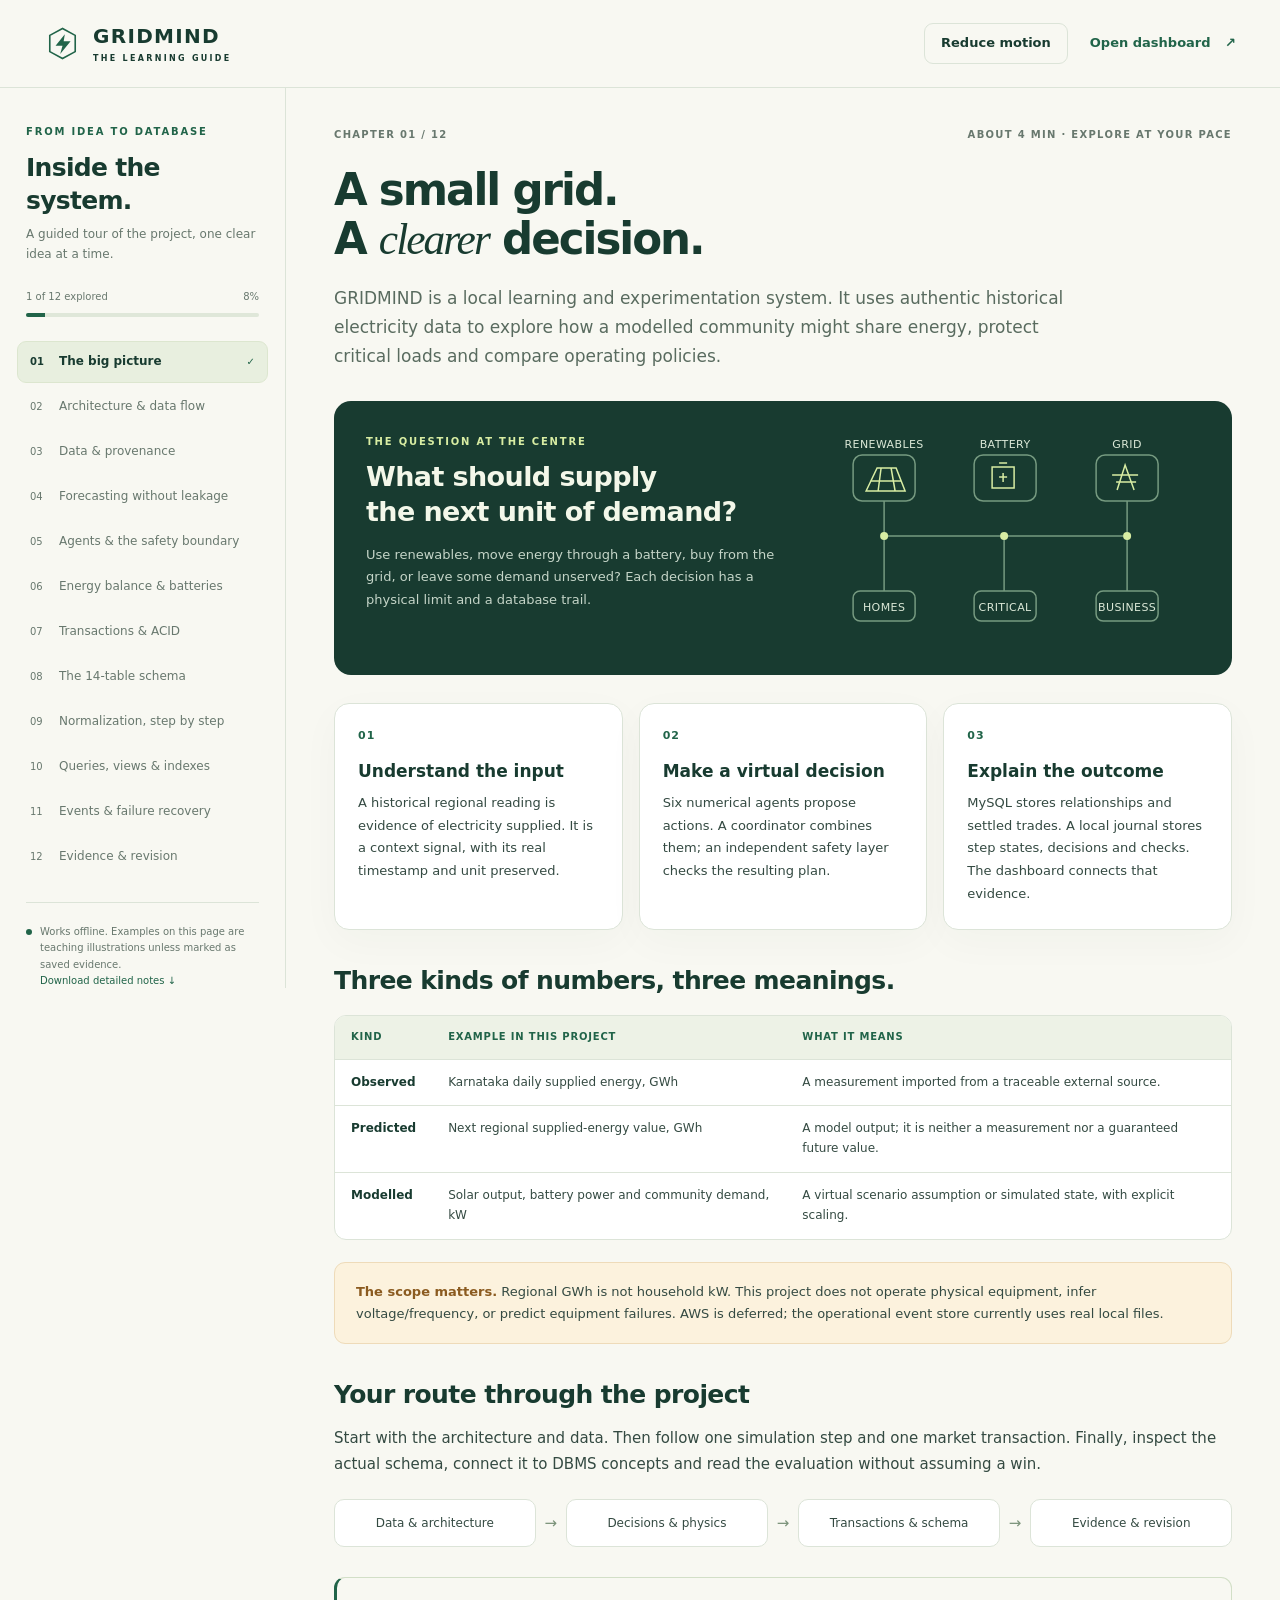
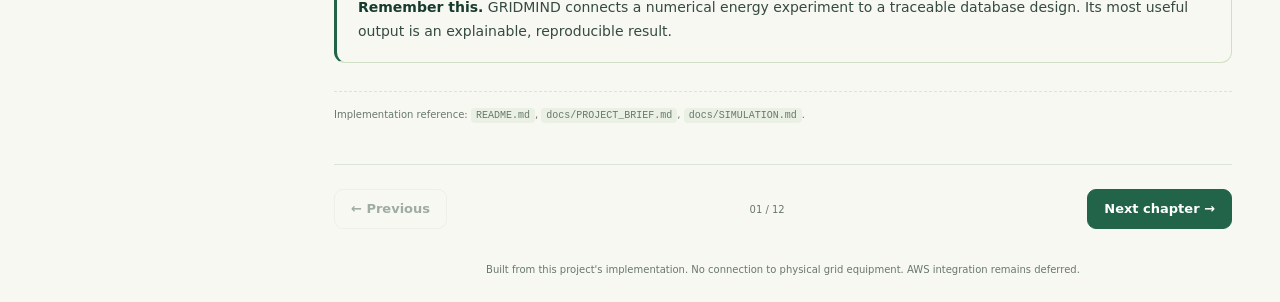
<file: frontend/learn/index.html>
<!doctype html>
<html lang="en">
<head>
  <meta charset="utf-8">
  <meta name="viewport" content="width=device-width, initial-scale=1">
  <meta name="theme-color" content="#163d30">
  <meta name="description" content="An illustrated, interactive guide to GRIDMIND: energy simulation, system architecture, database normalization and atomic transactions.">
  <title>Inside GRIDMIND · Learning guide</title>
  <link rel="stylesheet" href="guide.css?v=20261027-1">
  <script src="guide.js?v=20261027-1" defer></script>
</head>
<body>
  <a class="skip-link" href="#chapter-title">Skip to chapter</a>
  <header class="topbar">
    <a class="brand" href="#overview" aria-label="GRIDMIND learning guide home"><svg viewBox="0 0 32 32" aria-hidden="true"><path d="M16 3 5 9v14l11 6 11-6V9Z"/><path d="m18 8-8 10h6l-2 7 9-11h-6Z"/></svg><span>GRIDMIND<span class="brand-sub">THE LEARNING GUIDE</span></span></a>
    <div class="top-actions"><button class="quiet" id="motion-toggle" aria-pressed="false">Reduce motion</button><a class="dashboard-link" href="../">Open dashboard <span aria-hidden="true">↗</span></a></div>
  </header>
  <div class="layout">
    <aside class="sidebar" aria-label="Learning navigation">
      <div class="course-label">FROM IDEA TO DATABASE</div>
      <h2>Inside the system.</h2>
      <p class="sidebar-intro">A guided tour of the project, one clear idea at a time.</p>
      <div class="progress-label"><span id="progress-text">0 of 12 explored</span><span id="progress-percent">0%</span></div>
      <div class="progress-track" role="progressbar" aria-label="Chapters explored" aria-valuemin="0" aria-valuemax="12" aria-valuenow="0" id="course-progress"><span id="progress-fill"></span></div>
      <button class="chapter-menu quiet" id="chapter-menu" aria-expanded="false" aria-controls="chapter-nav">Choose a chapter <span aria-hidden="true">⌄</span></button>
      <nav id="chapter-nav" aria-label="Chapters"></nav>
      <div class="sidebar-note"><span class="status-dot" aria-hidden="true"></span><span>Works offline. Examples on this page are teaching illustrations unless marked as saved evidence.<br><a id="notes-link" href="/learning-notes" download>Download detailed notes ↓</a></span></div>
    </aside>
    <main id="main" class="main">
      <div class="chapter-meta"><span id="chapter-number">CHAPTER 01 / 12</span><span id="chapter-time"></span></div>
      <article id="chapter" aria-labelledby="chapter-title"></article>
      <footer class="chapter-footer"><button id="previous-chapter" class="quiet">← Previous</button><span id="footer-progress"></span><button id="next-chapter" class="primary">Next chapter →</button></footer>
      <div class="page-note">Built from this project's implementation. No connection to physical grid equipment. AWS integration remains deferred.</div>
    </main>
  </div>
  <noscript><div class="noscript">This guide uses JavaScript for chapter navigation and illustrations. Enable it to explore the guide, or read docs/LEARNING_GUIDE.md in the project folder.</div></noscript>
</body>
</html>
</file>
<file: frontend/learn/guide.css>
:root{color-scheme:light;--paper:#f8f8f2;--surface:#fff;--ink:#183b30;--text:#344a42;--muted:#68786e;--green:#216449;--lime:#d8eda3;--line:#dce4d8;--soft:#edf2e8;--amber:#8b5b20;--amber-bg:#fcf2dd;--red:#a03f36;--red-bg:#fff1eb;--shadow:0 12px 40px #203b2a08}
*{box-sizing:border-box}html{scroll-behavior:smooth}body{margin:0;background:var(--paper);color:var(--text);font:15px/1.7 system-ui,-apple-system,"Segoe UI",sans-serif}button,a,input,select{touch-action:manipulation}button,input,select{font:inherit}button,a{ -webkit-tap-highlight-color:transparent}button{cursor:pointer}a{color:var(--green);text-underline-offset:4px}button:focus-visible,a:focus-visible,input:focus-visible,select:focus-visible,summary:focus-visible{outline:3px solid #4f8e62;outline-offset:4px}button:disabled{opacity:.4;cursor:default}.topbar{height:88px;position:relative;background:var(--paper);border-bottom:1px solid var(--line);display:flex;align-items:center;justify-content:space-between;padding:0 44px;gap:24px}.brand{display:flex;align-items:center;gap:12px;text-decoration:none;color:var(--ink);font-size:20px;font-weight:780;letter-spacing:1.3px;line-height:1.25}.brand svg{width:37px;height:37px;fill:none;stroke:var(--green);stroke-width:1.4}.brand svg path+path{fill:var(--green);stroke:none}.brand-sub{display:block;font-size:8px;letter-spacing:2.3px;font-weight:650;margin-top:5px}.top-actions{display:flex;align-items:center;gap:22px}.dashboard-link{text-decoration:none;font-size:13px;font-weight:650}.dashboard-link span{margin-left:10px}.quiet,.primary,.secondary{padding:10px 16px;border-radius:9px;border:1px solid var(--line);background:transparent;color:var(--ink);font-size:13px;font-weight:650;line-height:1.4;min-height:40px}.quiet:hover,.secondary:hover{background:var(--soft)}.primary{background:var(--green);border-color:var(--green);color:#fff}.primary:hover{background:#164d37}.secondary{background:#fff}.layout{display:grid;grid-template-columns:286px minmax(0,1fr);max-width:1600px;margin:auto;min-height:calc(100vh - 88px)}.sidebar{border-right:1px solid var(--line);padding:35px 26px;align-self:start;position:sticky;top:0;max-height:100vh;overflow:auto;scrollbar-width:thin}.course-label,.eyebrow{font-size:10px;letter-spacing:1.8px;font-weight:750;color:var(--green)}.sidebar h2{font-size:25px;color:var(--ink);line-height:1.3;font-weight:650;letter-spacing:-.7px;margin:12px 0 8px}.sidebar-intro{font-size:12px;line-height:1.65;color:var(--muted);margin:0 0 23px}.progress-label{display:flex;justify-content:space-between;font-size:10px;color:var(--muted);margin-bottom:8px}.progress-track{height:4px;background:#dfe7d9;border-radius:4px;overflow:hidden;margin-bottom:24px}.progress-track span{height:100%;width:0;display:block;background:var(--green);transition:width .25s}.nav-link{display:flex;align-items:center;gap:11px;padding:10px 12px;margin:3px -9px;color:var(--muted);text-decoration:none;font-size:12px;line-height:1.4;border:1px solid transparent;border-radius:9px;min-height:42px}.nav-link:hover{color:var(--ink);background:var(--soft)}.nav-link[aria-current=page]{background:#e8efdf;color:var(--ink);border-color:#dce6cf;font-weight:700}.nav-num{font-size:10px;width:18px;font-variant-numeric:tabular-nums;flex-shrink:0}.nav-mark{margin-left:auto;font-size:10px;color:var(--green)}.sidebar-note{display:flex;gap:8px;border-top:1px solid var(--line);padding-top:21px;margin-top:24px;font-size:10px;color:var(--muted);line-height:1.65}.status-dot{width:6px;height:6px;flex-shrink:0;background:var(--green);border-radius:50%;margin-top:5px}.main{padding:38px 48px 24px;max-width:1180px;width:100%;margin:auto}.chapter-meta{display:flex;justify-content:space-between;gap:15px;color:var(--muted);font-size:10px;letter-spacing:1.3px;font-weight:650;margin-bottom:23px}.chapter-title{font-size:clamp(32px,3.4vw,51px);letter-spacing:-2px;line-height:1.12;margin:8px 0 21px;color:var(--ink);font-weight:650;max-width:760px}.chapter-title em{font-family:Georgia,serif;font-weight:400}.lead{font-size:17px;line-height:1.7;color:#596b5f;max-width:760px;margin:0 0 30px}.chapter-title:focus{outline:none}h2,h3,h4{color:var(--ink);font-weight:650;line-height:1.3}h2{font-size:25px;letter-spacing:-.6px;margin:35px 0 15px}h3{font-size:17px;margin:0 0 10px}h4{font-size:14px;margin:0 0 8px}p{margin:0 0 16px}p:last-child{margin-bottom:0}.grid{display:grid;grid-template-columns:repeat(2,minmax(0,1fr));gap:16px}.grid.three{grid-template-columns:repeat(3,minmax(0,1fr))}.card{background:var(--surface);border:1px solid var(--line);border-radius:15px;padding:23px;box-shadow:var(--shadow)}.card p,.card li{font-size:13px;line-height:1.75}.card-number{font-size:11px;color:var(--green);font-weight:750;margin-bottom:14px;display:block;letter-spacing:1px}.hero-visual{background:var(--ink);color:#ecf3e4;border-radius:17px;display:grid;grid-template-columns:1.05fr 1fr;gap:30px;padding:32px;margin:28px 0}.hero-visual h2{color:#f3f7e9;font-size:27px;margin:9px 0 15px;letter-spacing:-.6px}.hero-visual p{font-size:13px;color:#c5d5c8}.hero-visual .eyebrow{color:var(--lime)}.hero-visual svg{width:100%;align-self:center;max-height:210px}.hero-visual svg text{fill:#dbe8d7;font-size:11px;letter-spacing:.4px}.hero-visual svg path,.hero-visual svg rect{stroke:#769a80;stroke-width:1.5;fill:none}.hero-visual svg .accent{stroke:var(--lime)}.hero-visual svg circle{fill:var(--lime)}.note,.takeaway{border:1px solid #d2dfc7;background:#edf3e5;border-radius:11px;padding:18px 21px;margin:22px 0;font-size:13px}.note strong,.takeaway strong{color:var(--ink)}.note.warning{background:var(--amber-bg);border-color:#eedbb9}.note.warning strong{color:var(--amber)}.note.danger{background:var(--red-bg);border-color:#efd2c8}.note.danger strong{color:var(--red)}.takeaway{border-left:3px solid var(--green);margin-top:30px;background:transparent;font-size:14px}.tag{display:inline-flex;align-items:center;gap:7px;border:1px solid var(--line);border-radius:6px;padding:4px 8px;background:var(--soft);color:var(--green);font-size:9px;font-weight:750;letter-spacing:.7px;line-height:1.4;text-transform:uppercase}.tag.evidence{background:#e4efe4;border-color:#cadfc9}.tag.illustration{color:var(--amber);background:#fbf4e4;border-color:#ebdfbe}.row{display:flex;align-items:center;justify-content:space-between;gap:14px;flex-wrap:wrap}.section-head{margin-top:30px;margin-bottom:15px;display:flex;justify-content:space-between;align-items:center;gap:15px}.section-head h2{margin:0}.muted{color:var(--muted)}.small{font-size:12px}.caption{font-size:11px;line-height:1.65;color:var(--muted);margin-top:13px}.flow{display:flex;align-items:stretch;gap:9px;margin:22px 0}.flow>span{flex:1;display:flex;align-items:center;justify-content:center;text-align:center;font-size:12px;line-height:1.5;padding:14px 10px;border:1px solid var(--line);border-radius:10px;background:#fff;min-width:0}.flow>i{align-self:center;color:#7a9279;font-style:normal;flex-shrink:0}.flow>span.dark{background:var(--ink);color:#fff}.walkthrough{border:1px solid var(--line);background:#fff;border-radius:16px;overflow:hidden;margin:23px 0;box-shadow:var(--shadow)}.walk-head{padding:20px 24px;display:flex;justify-content:space-between;align-items:center;gap:15px;border-bottom:1px solid var(--line)}.walk-head h3{margin:0;font-size:15px}.walk-stage{padding:24px;background:linear-gradient(135deg,#fafbf6,#f0f4e9);position:relative}.walk-nodes{display:grid;grid-template-columns:repeat(var(--node-count,4),minmax(0,1fr));gap:11px}.walk-node{background:#fff;border:1px solid var(--line);border-radius:11px;padding:18px 12px;text-align:left;color:var(--muted);font-size:11px;line-height:1.55;transition:background .25s,border-color .25s,transform .25s;min-height:92px;position:relative}.walk-node:before{content:attr(data-order);display:block;font-size:9px;letter-spacing:1px;color:#7a8c76;margin-bottom:9px}.walk-node.active{border-color:var(--green);background:var(--ink);color:#fff;transform:translateY(-3px)}.walk-node.active:before{color:var(--lime)}.walk-node.done{background:#e5eedb;border-color:#cbdbbc;color:var(--ink)}.walk-track{height:4px;border-radius:4px;background:#dfe7d9;margin:20px 0 0;overflow:hidden}.walk-track span{display:block;height:100%;background:var(--green);width:0;transition:width .3s}.walk-detail{padding:23px 24px;min-height:132px}.walk-detail h4{font-size:16px}.walk-detail p{font-size:13px}.walk-controls{border-top:1px solid var(--line);display:flex;align-items:center;gap:8px;padding:14px 24px;flex-wrap:wrap}.walk-controls button{padding:8px 13px;min-height:36px;font-size:11px}.walk-counter{font-size:10px;color:var(--muted);margin-left:auto}.walk-state{font-size:10px;letter-spacing:.8px;font-weight:750;color:var(--green)}.split-bar{display:flex;margin:20px 0 8px;height:60px;border-radius:10px;overflow:hidden;font-size:12px;font-weight:700}.split-bar span{display:flex;align-items:center;justify-content:center;text-align:center;line-height:1.4;padding:4px}.split-bar span:nth-child(1){width:70%;background:var(--ink);color:#fff}.split-bar span:nth-child(2){width:15%;background:#b8d292;color:var(--ink)}.split-bar span:nth-child(3){width:15%;background:#e0e8d4;color:var(--ink)}.table-wrap{overflow:auto;border:1px solid var(--line);border-radius:12px;background:#fff;margin:18px 0}.table-wrap table{width:100%;border-collapse:collapse;text-align:left;font-size:12px;line-height:1.65}.table-wrap th{color:var(--green);font-size:10px;text-transform:uppercase;letter-spacing:.8px;background:#edf2e6;font-weight:750;white-space:nowrap}.table-wrap th,.table-wrap td{padding:13px 16px;border-bottom:1px solid var(--line);vertical-align:top}.table-wrap tr:last-child td{border-bottom:0}.table-wrap td:first-child{color:var(--ink);font-weight:600}.selected-row{background:#f3f7e9}.code{background:#17382e;color:#e3eddd;border-radius:12px;padding:20px 22px;font:12px/1.85 Consolas,"Courier New",monospace;overflow:auto;white-space:pre;tab-size:2;margin:18px 0}.code .comment{color:#b4c8a9}code{font: .88em/1.6 Consolas,"Courier New",monospace;background:#eaf0e3;padding:2px 5px;border-radius:4px;overflow-wrap:anywhere}.code code{background:none;padding:0;color:inherit;font-size:inherit}.math{background:#eaf0e2;border:1px solid #d9e3cf;border-radius:10px;padding:17px 20px;color:var(--ink);font:13px/1.9 Consolas,monospace;overflow-wrap:anywhere;margin:18px 0}.formula-label{display:block;font:9px/1.8 system-ui,sans-serif;letter-spacing:1px;font-weight:700;color:var(--muted);margin-bottom:6px}.controls{display:flex;align-items:center;gap:20px;flex-wrap:wrap;margin:15px 0}.controls label{font-size:12px;display:flex;align-items:center;gap:10px;color:var(--ink)}input[type=range]{accent-color:var(--green);width:180px;max-width:100%}input[type=checkbox]{accent-color:var(--green);width:16px;height:16px}input[type=number],select{padding:9px 12px;border:1px solid #c7d5bf;border-radius:8px;background:#fff;color:var(--ink);min-height:40px;font-size:12px}.energy-grid{display:grid;grid-template-columns:1fr 40px 1fr;gap:10px;align-items:center;margin:22px 0}.energy-side{display:grid;gap:9px}.energy-item{display:flex;justify-content:space-between;gap:16px;border:1px solid #d8e4ce;border-radius:9px;padding:12px;background:#fff;font-size:12px}.energy-item strong{font-variant-numeric:tabular-nums;white-space:nowrap;color:var(--ink)}.equals{font-size:27px;color:var(--green);text-align:center}.battery{height:90px;background:#e7ecdf;border:1px solid #a3ba91;position:relative;border-radius:10px;overflow:hidden;margin:16px 0}.battery-fill{position:absolute;bottom:0;left:0;background:#bed698;width:100%;height:60%;transition:height .4s}.battery-text{position:relative;z-index:1;padding:18px;text-align:center;font-size:14px;color:var(--ink)}.battery-text strong{display:block;font-size:18px}.battery-marks{position:absolute;inset:0;z-index:1}.battery-marks:before,.battery-marks:after{content:"";position:absolute;left:0;right:0;border-top:1px dashed #607b4f80}.battery-marks:before{bottom:15%}.battery-marks:after{bottom:95%}.result-box{border-radius:10px;border:1px solid #cdddbe;background:#edf4e5;padding:16px;font-size:12px;color:var(--ink);margin-top:15px}.result-box.bad{background:var(--red-bg);border-color:#e5bfb5;color:var(--red)}.ledger{display:grid;grid-template-columns:repeat(3,minmax(0,1fr));gap:12px;margin-top:20px}.ledger-cell{padding:15px;border:1px solid var(--line);background:#fff;border-radius:10px;font-size:11px;line-height:1.7}.ledger-cell strong{display:block;color:var(--ink);font-size:13px}.ledger-label{color:var(--muted);font-size:9px;text-transform:uppercase;letter-spacing:1px;margin-bottom:7px}.transaction-status{padding:10px 13px;margin-top:15px;border-radius:8px;font-size:11px;background:#e5edda;color:var(--green)}.entity-layout{display:grid;grid-template-columns:1.15fr 1fr;gap:17px;align-items:start}.entity-map{background:#fff;border:1px solid var(--line);border-radius:13px;padding:20px}.entity-group{margin-bottom:18px}.entity-group:last-child{margin:0}.entity-group-label{font-size:9px;letter-spacing:1.2px;color:var(--muted);text-transform:uppercase;margin-bottom:8px}.entity-buttons{display:grid;grid-template-columns:repeat(2,minmax(0,1fr));gap:7px}.entity-button{border:1px solid var(--line);border-radius:7px;background:var(--paper);color:var(--text);font:10px/1.5 Consolas,monospace;padding:9px;text-align:left;word-break:break-word;min-height:40px}.entity-button:hover{background:var(--soft)}.entity-button[aria-pressed=true]{background:var(--ink);border-color:var(--ink);color:#fff}.entity-info{position:sticky;top:20px;min-width:0}.entity-info h3{overflow-wrap:anywhere;font:15px/1.4 Consolas,monospace}.entity-info p,.entity-info li{font-size:12px}.key-label{font-size:9px;padding:2px 4px;background:#e1edce;color:var(--green);border-radius:3px;margin-right:5px;font-family:system-ui,sans-serif;font-weight:700}.entity-columns{list-style:none;padding:0;margin:12px 0}.entity-columns li{border-bottom:1px solid var(--line);padding:7px 0;overflow-wrap:anywhere}.entity-relation{display:flex;gap:8px;align-items:center;flex-wrap:wrap;margin:8px 0;font:11px/1.5 Consolas,monospace}.entity-relation span{color:var(--green);font-weight:750}.relation-svg{display:block;width:100%;height:auto;min-width:650px}.diagram-wrap{border:1px solid var(--line);border-radius:13px;background:#fff;overflow:auto;margin:20px 0;padding:12px}.relation-svg .box{fill:#f4f7ed;stroke:#cad8bf}.relation-svg text{fill:#284c38;font:11px Consolas,monospace}.relation-svg .edge{fill:none;stroke:#9bb28c;stroke-width:1.5}.relation-svg .small-label{font:9px system-ui,sans-serif;fill:#617b57}.relation-svg .entity-svg{cursor:pointer}.relation-svg .entity-svg:hover .box{fill:#dfeccc}.index-grid{display:grid;grid-template-columns:repeat(12,1fr);gap:5px;margin:20px 0}.index-row{aspect-ratio:1.2;border-radius:5px;background:#e3eadd;border:1px solid #d2deca;display:grid;place-items:center;font-size:9px;color:#6f8166;transition:background .2s}.index-row.checked{background:#c4d7aa;color:#38542a}.index-row.match{background:var(--green);color:#fff}.index-options{display:flex;gap:8px}.index-options button[aria-pressed=true]{background:var(--ink);color:#fff;border-color:var(--ink)}.bar-row{display:grid;grid-template-columns:150px minmax(0,1fr) 90px;gap:12px;align-items:center;font-size:12px;margin:18px 0}.bar-track{height:15px;background:#e4eadd;border-radius:5px;overflow:hidden}.bar-track span{display:block;height:100%;background:var(--green);border-radius:5px;transition:width .4s}.bar-row.baseline .bar-track span{background:#a8ba93}.comparison-pair{display:grid;grid-template-columns:repeat(2,1fr);gap:14px}.stat{font-size:32px;letter-spacing:-1px;line-height:1.3;color:var(--ink);font-weight:600;margin:10px 0}.stat small{font-size:13px;letter-spacing:0;font-weight:500}.glossary{display:grid;grid-template-columns:1fr 1fr;gap:10px}.glossary details,.exam details{background:#fff;border:1px solid var(--line);border-radius:10px;padding:14px 17px;font-size:12px}.glossary summary,.exam summary{font-weight:650;color:var(--ink);cursor:pointer;line-height:1.6}.glossary details p,.exam details p{margin-top:12px}.exam{display:grid;gap:10px}.chapter-footer{display:flex;justify-content:space-between;align-items:center;gap:15px;margin-top:40px;padding-top:24px;border-top:1px solid var(--line)}#footer-progress{font-size:10px;color:var(--muted)}.page-note{font-size:10px;color:var(--muted);text-align:center;margin-top:32px;line-height:1.7}.chapter-menu{display:none}.skip-link{position:fixed;left:20px;top:-80px;padding:10px 15px;background:#fff;z-index:50;border:2px solid var(--green);border-radius:6px}.skip-link:focus{top:12px}.noscript{background:#fff4df;padding:30px;position:fixed;top:100px;left:20px;right:20px;border:1px solid #d9c48e;border-radius:10px;z-index:10}ul,ol{padding-left:22px;margin:12px 0 18px}li{padding-left:3px;margin:7px 0}.source-note{border-top:1px dashed var(--line);margin-top:28px;padding-top:14px;font-size:10px;color:var(--muted)}.source-note code{font-size:10px}.chip-list{display:flex;flex-wrap:wrap;gap:7px;margin:18px 0}.chip-list span{font-size:10px;border:1px solid var(--line);padding:5px 10px;border-radius:20px;background:#fff;color:var(--green)}.divider{height:1px;background:var(--line);margin:30px 0}.small-title{font-size:12px;font-weight:700;margin:0 0 12px;color:var(--ink)}.timeline{display:grid;gap:0;margin:20px 0}.timeline-item{display:grid;grid-template-columns:26px 1fr;gap:12px;position:relative;padding-bottom:22px}.timeline-item:last-child{padding-bottom:0}.timeline-item:before{content:"";position:absolute;left:10px;top:20px;bottom:0;border-left:1px solid #c5d4b8}.timeline-item:last-child:before{display:none}.timeline-dot{width:21px;height:21px;display:grid;place-items:center;background:var(--soft);border:1px solid #c3d4b4;border-radius:50%;color:var(--green);font-size:9px;z-index:1}.timeline-item h4{font-size:13px;margin:0 0 4px}.timeline-item p{font-size:12px}.build-key{font:11px/1.9 Consolas,monospace;background:#17382e;color:#e6efdf;padding:20px;border-radius:10px;overflow-wrap:anywhere}.build-key span{display:block;color:#b4cda3;font:9px/1.8 system-ui,sans-serif;letter-spacing:1px;margin-bottom:4px}.walkthrough.is-playing .walk-node.active:after{content:"";position:absolute;bottom:8px;left:12px;width:5px;height:5px;border-radius:50%;background:var(--lime);animation:traveller 1.4s linear 1}@keyframes traveller{from{left:12px;opacity:.2}to{left:calc(100% - 17px);opacity:1}}body.reduce-motion *,body.reduce-motion *:before,body.reduce-motion *:after{animation:none!important;transition:none!important;scroll-behavior:auto!important}
@media(prefers-reduced-motion:reduce){html{scroll-behavior:auto}*,*:before,*:after{animation:none!important;transition:none!important}}
@media(min-width:1450px){.main{padding-left:70px;padding-right:70px}}
@media(max-width:1100px){.layout{grid-template-columns:245px minmax(0,1fr)}.sidebar{padding:30px 20px}.main{padding:32px 30px}.grid.three{grid-template-columns:1fr}.walk-nodes{gap:7px}.walk-node{padding:13px 9px}.entity-layout{grid-template-columns:1fr}.entity-info{position:static}.hero-visual{gap:20px;padding:25px}.topbar{padding:0 28px}.ledger{gap:8px}.ledger-cell{padding:12px}.card{padding:20px}}
@media(max-width:780px){.topbar{height:75px;padding:0 20px}.brand{font-size:17px;gap:8px}.brand svg{width:30px}.brand-sub{font-size:7px;letter-spacing:1.6px}.top-actions{gap:12px}.top-actions .quiet{font-size:10px;padding:8px;min-height:34px}.dashboard-link{font-size:11px}.dashboard-link span{margin-left:2px}.layout{display:block}.sidebar{position:static;max-height:none;border-right:0;border-bottom:1px solid var(--line);padding:19px 22px}.sidebar .course-label,.sidebar h2,.sidebar-intro,.sidebar-note{display:none}.progress-label{margin-bottom:6px;font-size:9px}.progress-track{margin-bottom:12px}.chapter-menu{display:flex;width:100%;align-items:center;justify-content:space-between;border:0;background:var(--soft);font-size:12px;text-align:left}.sidebar nav{display:none;margin-top:12px;grid-template-columns:1fr 1fr;gap:3px 15px}.sidebar.nav-open nav{display:grid}.nav-link{margin:0;font-size:11px;padding:9px}.main{padding:28px 22px 20px}.chapter-title{font-size:37px;letter-spacing:-1.5px}.lead{font-size:15px}.chapter-meta{font-size:9px;letter-spacing:1px;margin-bottom:18px}.hero-visual{grid-template-columns:1fr;gap:20px}.hero-visual svg{height:165px}.hero-visual h2{font-size:24px}.grid{grid-template-columns:1fr}.walk-nodes{grid-template-columns:repeat(2,1fr)}.walk-node{min-height:78px}.walk-head,.walk-detail,.walk-controls{padding-left:18px;padding-right:18px}.walk-head{align-items:start}.walk-head h3{font-size:13px}.walk-stage{padding:18px}.walk-detail{min-height:160px}.walk-controls{gap:7px}.walk-counter{font-size:9px}.flow{gap:5px;flex-wrap:wrap}.flow>span{font-size:10px;padding:12px 7px;min-width:75px}.flow>i{font-size:10px}.ledger{grid-template-columns:1fr}.ledger-cell{display:grid;grid-template-columns:1fr 1fr;gap:0 12px}.ledger-label{grid-column:1/-1}.glossary{grid-template-columns:1fr}.bar-row{grid-template-columns:105px minmax(0,1fr) 76px;font-size:10px;gap:9px}.stat{font-size:27px}.table-wrap th,.table-wrap td{padding:11px 13px}.chapter-footer button{font-size:11px;padding:10px 12px}#footer-progress{font-size:9px}.math{font-size:11px;padding:14px}.code{font-size:10px;padding:16px}.section-head{align-items:start}.section-head h2{font-size:22px}.tag{font-size:8px}.index-grid{grid-template-columns:repeat(8,1fr)}.energy-grid{grid-template-columns:1fr 25px 1fr;gap:7px}.energy-item{padding:10px 8px;font-size:10px;gap:7px}.equals{font-size:21px}.controls{gap:14px}.controls label{font-size:11px}}
@media(max-width:420px){.top-actions{gap:6px}.dashboard-link{max-width:72px;line-height:1.5}.top-actions .quiet{max-width:70px}.chapter-title{font-size:32px}.main{padding-left:18px;padding-right:18px}.sidebar{padding-left:18px;padding-right:18px}.walk-counter{width:100%;margin-left:0;margin-top:3px}.comparison-pair{grid-template-columns:1fr}.split-bar{font-size:10px}.entity-buttons{grid-template-columns:1fr 1fr}}
@media print{.topbar,.sidebar,.chapter-footer,.walk-controls,.page-note,.controls,.index-options{display:none}.layout{display:block}.main{padding:0;max-width:none}body{font-size:11pt;background:#fff}.chapter-title{font-size:28pt}.card,.walkthrough,.table-wrap,.hero-visual{break-inside:avoid;box-shadow:none}.hero-visual{background:#edf2e8;color:#17382e}.hero-visual h2,.hero-visual p{color:#17382e}.entity-info{position:static}.walk-node.active{transform:none}.code{white-space:pre-wrap}.lead{font-size:12pt}}
</file>
